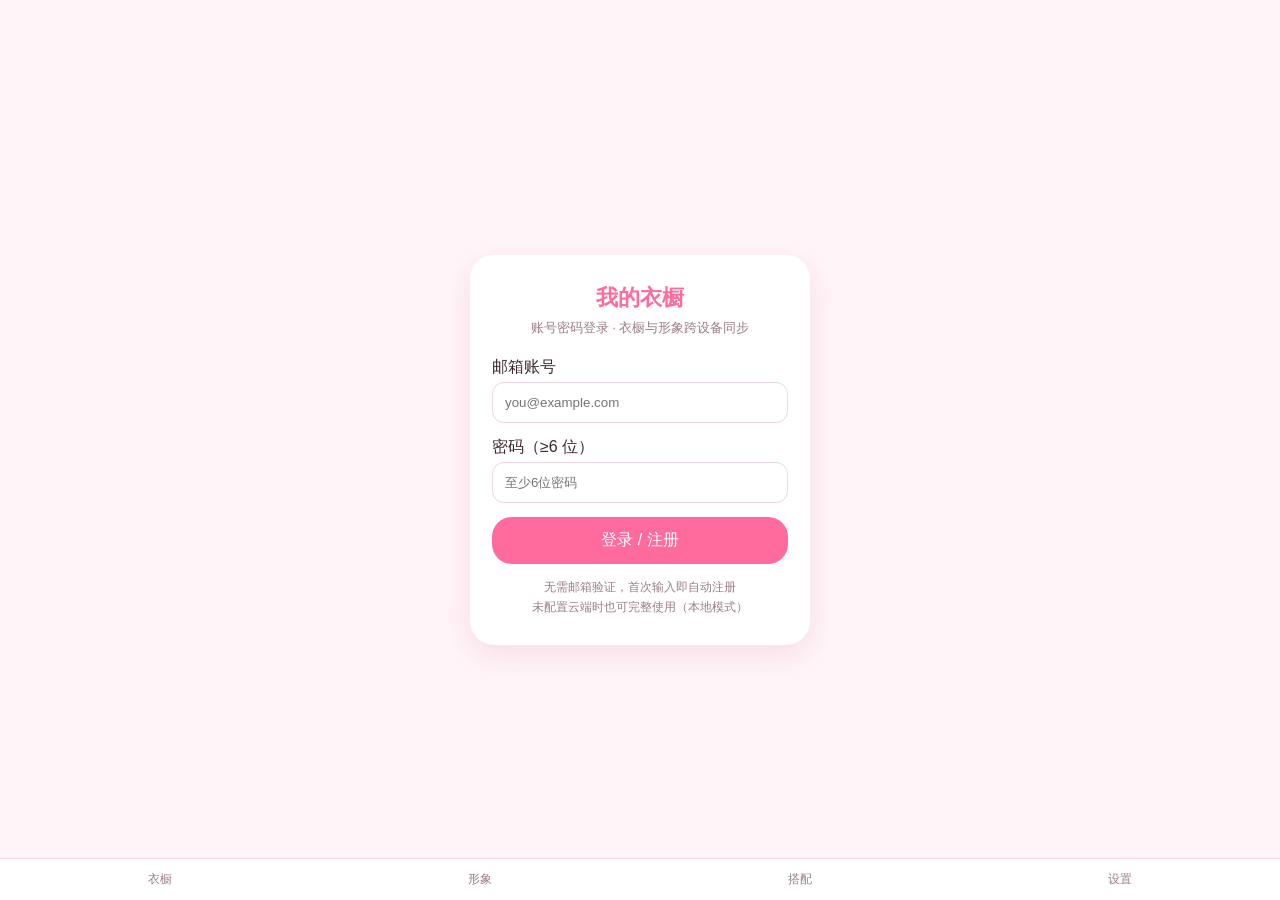
<file: 我的衣橱_v2_final.html>
<!DOCTYPE html>
<html lang="zh-CN">
<head>
<meta charset="UTF-8">
<meta name="viewport" content="width=device-width,initial-scale=1,maximum-scale=1">
<meta name="version" content="mywardrobe-v2-20260908.1">
<title>我的衣橱</title>
<style>
:root{--p:#ff6b9d;--pl:#ffd3e0;--bg:#fff5f8;--line:#f0d7e1;--ink:#3b2730;--muted:#9a7d87}
*{box-sizing:border-box}
body{margin:0;font-family:-apple-system,BlinkMacSystemFont,"PingFang SC","Microsoft YaHei",sans-serif;background:var(--bg);color:var(--ink)}
button{font:inherit}
.page{display:none;padding:16px 16px 104px}
.page.active{display:block}
.toast{position:fixed;left:50%;bottom:92px;transform:translateX(-50%);background:#3b2730;color:#fff;padding:10px 16px;border-radius:20px;font-size:14px;opacity:0;transition:.2s;z-index:99;max-width:88%;text-align:center}
.toast.show{opacity:1}
.toast-error{background:#c0392b}
.toast-success{background:#27ae60}
#page-login{min-height:100vh;display:none;place-items:center;padding:24px}
#page-login.active{display:grid}
.login{max-width:340px;width:100%;background:#fff;border-radius:24px;padding:28px 22px;box-shadow:0 10px 30px #e9b8c966}
.login h1{font-size:22px;color:var(--p);text-align:center;margin:0 0 6px}
.login .sub{font-size:13px;color:var(--muted);text-align:center;margin-bottom:20px}
.field{display:block;margin-bottom:14px}
.field label{font-size:13px;color:var(--muted)}
.field input{width:100%;border:1px solid var(--line);border-radius:12px;padding:12px;margin-top:4px;background:#fff}
.btn{width:100%;border:0;border-radius:20px;padding:13px;background:var(--p);color:#fff;font-size:16px;cursor:pointer}
.btn:disabled{opacity:.6}
.btn-sm{border:1px solid var(--p);background:none;color:var(--p);border-radius:14px;padding:6px 12px;cursor:pointer;font-size:13px}
.btn-ghost{border:1px solid var(--line);background:#fff;color:var(--ink);border-radius:14px;padding:6px 12px;cursor:pointer;font-size:13px}
.hint{font-size:12px;color:var(--muted);text-align:center;margin-top:14px;line-height:1.6}
.nav{position:fixed;bottom:0;left:0;right:0;display:flex;background:#fff;border-top:1px solid var(--line)}
.nav button{flex:1;border:0;background:none;padding:12px 0;color:var(--muted);font-size:12px}
.nav button.active{color:var(--p);font-weight:700}
.top{display:flex;align-items:center;gap:10px;margin-bottom:14px;flex-wrap:wrap}
.top h2{font-size:18px;margin:0;flex:1}
.chips{display:flex;gap:8px;flex-wrap:wrap;margin:12px 0}
.chip{border:1px solid var(--line);border-radius:16px;padding:7px 12px;background:#fff;color:#7a5c66;cursor:pointer;font-size:13px}
.chip.active{background:var(--p);border-color:var(--p);color:#fff}
.grid{display:grid;grid-template-columns:repeat(2,1fr);gap:12px}
.item{position:relative;background:#fff;border:1px solid var(--line);border-radius:14px;overflow:hidden;margin:0}
.item img{width:100%;aspect-ratio:1/1;object-fit:cover;display:block;background:#f7e9ef}
.item figcaption{padding:8px;font-size:13px;word-break:break-all}
.item-del{position:absolute;top:6px;right:6px;border:0;background:#c0392b;color:#fff;border-radius:50%;width:24px;height:24px;line-height:22px;cursor:pointer}
.empty{color:var(--muted);text-align:center;padding:40px 0;font-size:14px}
.upload{background:#fff;border:1px solid var(--line);border-radius:16px;padding:14px;margin-bottom:16px}
.upload input,.upload select,.upload textarea{width:100%;margin:8px 0;padding:10px;border:1px solid var(--line);border-radius:10px;font:inherit}
.upload-row{display:flex;gap:8px;align-items:center;flex-wrap:wrap}
.upload-row>*{flex:1;min-width:120px}
.sidebar{width:96px;flex:none;display:flex;flex-direction:column;gap:8px}
.sidebar .chip{width:100%;text-align:center;padding:9px 4px;font-size:12px}
.layout{display:flex;gap:12px;align-items:flex-start}
.avatar{width:120px;height:120px;border-radius:16px;object-fit:cover;background:#f3dce5;display:block;margin:0 auto 12px}
.card{background:#fff;border:1px solid var(--line);border-radius:16px;padding:14px;margin-bottom:12px}
.card ul{margin:0;padding-left:0;list-style:none}
.card li{margin:8px 0;display:flex;flex-wrap:wrap;gap:8px;align-items:center;justify-content:space-between}
.card li span{color:var(--muted);font-size:12px}
.sync{font-size:12px;color:var(--muted);text-align:center;margin-top:8px}
.advisor{border:1px solid var(--line);border-radius:16px;padding:12px;background:#fff;max-height:220px;overflow:auto}
.advisor p{font-size:14px;margin:8px 0;line-height:1.5}
.advisor input{width:100%;padding:10px;border:1px solid var(--line);border-radius:12px;margin-top:8px}
.tryon{border:1px solid var(--line);border-radius:16px;padding:14px;background:#fff;margin-top:12px}
.tryon .row{display:flex;gap:8px;flex-wrap:wrap;align-items:center}
.avatar-thumb{position:relative;width:80px;height:80px;border-radius:12px;object-fit:cover;cursor:pointer;border:2px solid transparent}
.avatar-thumb.active{border-color:var(--p)}
.avatar-thumb .star{position:absolute;top:2px;right:2px;background:var(--p);color:#fff;border-radius:50%;width:16px;height:16px;font-size:11px;line-height:12px;text-align:center}
.form-row{display:flex;gap:8px;flex-wrap:wrap;align-items:center;margin:6px 0}
.form-row label{width:64px;color:var(--muted);font-size:13px;flex:none}
.form-row input{flex:1;min-width:80px;padding:8px;border:1px solid var(--line);border-radius:10px}
.section-title{font-size:15px;font-weight:700;margin:14px 0 8px;color:var(--ink)}
.muted{color:var(--muted);font-size:12px}
.tag{border:1px solid var(--line);border-radius:10px;padding:3px 8px;font-size:12px;background:#fff;color:var(--muted);cursor:pointer}
.tag.active{background:var(--p);color:#fff;border-color:var(--p)}
.result-box{background:#f7e9ef;border-radius:14px;padding:12px;text-align:center;min-height:120px;display:flex;align-items:center;justify-content:center;flex-wrap:wrap;gap:8px}
.result-box img{max-height:180px;max-width:45%;object-fit:contain;border-radius:10px;background:#fff}
.trend{border-left:4px solid var(--p);padding:8px 12px;margin:8px 0;background:#fff;border-radius:0 10px 10px 0}
.trend b{font-size:13px}
.trend small{color:var(--muted);display:block;margin-top:4px;line-height:1.4}
.modal{position:fixed;inset:0;background:rgba(0,0,0,.5);display:none;place-items:center;z-index:80;padding:16px}
.modal.show{display:grid}
.modal .box{background:#fff;border-radius:18px;padding:20px;max-width:340px;width:100%;max-height:80vh;overflow:auto}
.modal h3{margin:0 0 12px;font-size:17px;color:var(--p)}
.kv{display:flex;justify-content:space-between;padding:6px 0;border-bottom:1px dashed var(--line);font-size:13px}
</style>
</head>
<body>
<div id="toast" class="toast"></div>

<!-- ============ 登录页 ============ -->
<section id="page-login" class="page" data-page="login">
  <div class="login">
    <h1 id="login-title">我的衣橱</h1>
    <div class="sub">账号密码登录 · 衣橱与形象跨设备同步</div>
    <label class="field">邮箱账号<input id="login-email" type="email" placeholder="you@example.com"></label>
    <label class="field">密码（≥6 位）<input id="login-pwd" type="password" placeholder="至少6位密码"></label>
    <button id="login-btn" class="btn" type="button">登录 / 注册</button>
    <div class="hint" id="login-hint">无需邮箱验证，首次输入即自动注册<br>未配置云端时也可完整使用（本地模式）</div>
  </div>
</section>

<!-- ============ 衣橱（素材库） ============ -->
<section id="closet" class="page" data-page="closet">
  <div class="top">
    <h2 id="closet-title">我的衣橱</h2>
    <button class="btn-sm" id="loc-manage">位置管理</button>
  </div>
  <!-- 上传区：支持多张，名称/品类/位置均非必填 -->
  <div class="upload">
    <input id="upload-file" type="file" accept="image/*" multiple>
    <div class="upload-row">
      <input id="upload-name" type="text" placeholder="产品名称（可不填，可重名）">
      <select id="upload-category"></select>
    </div>
    <div class="upload-row">
      <select id="upload-location"></select>
      <button id="upload-submit" class="btn" type="button">＋ 上传素材</button>
    </div>
    <div class="hint">可一次选多张；名称/品类/位置均可不填，之后随时改</div>
  </div>
  <div class="layout">
    <div class="sidebar" id="category-list"></div>
    <div style="flex:1;min-width:0">
      <div class="chips" id="location-chips"></div>
      <div id="item-grid" class="grid"></div>
    </div>
  </div>
</section>

<!-- ============ 形象 ============ -->
<section id="avatar" class="page" data-page="avatar">
  <div class="top"><h2>我的形象</h2></div>
  <div class="card">
    <div class="hint">可上传多张形象照，点 ★ 设为主形象</div>
    <input id="avatar-input" type="file" accept="image/*" multiple>
    <div class="chips" id="avatar-list" style="margin-top:10px"></div>
  </div>
  <div class="section-title">真人参数（影响试穿效果）</div>
  <div class="card" id="param-card"></div>
  <div class="top" style="margin-top:8px">
    <h2>AI 试穿</h2>
    <button class="btn-sm" id="tryon-run">试穿整套</button>
  </div>
  <div class="tryon">
    <div class="row"><b>主形象：</b><span id="tryon-avatar-name" class="muted">尚未选择</span></div>
    <div class="row" style="margin-top:8px"><b>搭配单品（可勾选多件）：</b></div>
    <div class="chips" id="tryon-items"></div>
    <div class="result-box" id="tryon-result"><span class="muted">选好主形象 + 勾选单品后，点「试穿整套」</span></div>
    <button id="save-plan" class="btn" type="button" style="margin-top:12px">★ 保存当前为搭配方案</button>
  </div>
</section>

<!-- ============ 搭配 ============ -->
<section id="plans" class="page" data-page="plans">
  <div class="top"><h2>搭配方案</h2></div>
  <ul id="plan-list" class="card"></ul>
  <div class="section-title">专业搭配师 · 今日时尚前线</div>
  <div class="card" id="trend-list"></div>
  <div class="section-title">搭配模板库</div>
  <ul id="template-list" class="card"></ul>
  <div class="section-title">搭配顾问（可互动）</div>
  <div class="advisor" id="advisor-log"></div>
  <div class="advisor"><input id="advisor-input" placeholder="例如：梨形身材通勤怎么搭？"><button id="advisor-send" class="btn" type="button">发送</button></div>
</section>

<!-- ============ 设置 ============ -->
<section id="settings" class="page" data-page="settings">
  <div class="top"><h2>设置</h2></div>
  <div class="card">
    <p>账号：<b id="account-name">未登录</b></p>
    <button id="btn-logout" class="btn" type="button">退出登录</button>
  </div>
  <div class="card">
    <div class="section-title">软件名称（自定义）</div>
    <input id="cfg-appname" placeholder="例如：我的衣橱" style="width:100%;padding:10px;border:1px solid var(--line);border-radius:10px">
    <button id="cfg-appname-save" class="btn" type="button" style="margin-top:8px">保存名称</button>
  </div>
  <div class="card">
    <h3>修改密码</h3>
    <input id="pwd-old" type="password" placeholder="原密码" style="width:100%;padding:10px;margin:6px 0;border:1px solid var(--line);border-radius:10px">
    <input id="pwd-new" type="password" placeholder="新密码（≥6位）" style="width:100%;padding:10px;margin:6px 0;border:1px solid var(--line);border-radius:10px">
    <button id="pwd-change" class="btn" type="button">更新密码</button>
  </div>
  <div class="card">
    <h3>模板变更</h3>
    <div id="template-toggle" class="muted">加载中…</div>
    <div class="hint">关闭后对应模板不会出现在搭配页</div>
  </div>
  <div class="card">
    <h3>云端同步（可选）</h3>
    <input id="cfg-url" placeholder="Supabase URL（留空即为本地模式）" style="width:100%;padding:10px;margin:6px 0;border:1px solid var(--line);border-radius:10px">
    <input id="cfg-key" placeholder="anon public key" style="width:100%;padding:10px;margin:6px 0;border:1px solid var(--line);border-radius:10px">
    <button id="cfg-save" class="btn" type="button">保存配置</button>
    <div id="sync-status" class="sync">检测中…</div>
    <button id="sync-now" class="btn" type="button">立即同步</button>
    <div class="hint">留空即为本地模式。填写后同一账号可在手机与电脑同步。</div>
  </div>
  <div class="card">
    <h3>混元 API（可选，用于真人AI试穿）</h3>
    <input id="cfg-hunyuan-key" placeholder="API Key（留空则使用本地拼贴兜底）" style="width:100%;padding:10px;margin:6px 0;border:1px solid var(--line);border-radius:10px">
    <button id="cfg-hunyuan-save" class="btn" type="button">保存 Key</button>
    <div class="hint">未填写时 AI 试穿会用"形象+单品拼贴"模拟，不报错。</div>
  </div>
</section>

<nav class="nav">
  <button data-page="closet" class="active">衣橱</button>
  <button data-page="avatar">形象</button>
  <button data-page="plans">搭配</button>
  <button data-page="settings">设置</button>
</nav>

<!-- 位置管理弹窗 -->
<div class="modal" id="loc-modal">
  <div class="box">
    <h3>储存位置</h3>
    <div id="loc-modal-list" class="muted">加载中…</div>
    <div class="upload-row" style="margin-top:12px">
      <input id="loc-new-name" placeholder="新增位置，如：出租屋">
      <button class="btn" id="loc-new-add" style="flex:none;width:auto;padding:10px 16px">添加</button>
    </div>
    <button class="btn-ghost" id="loc-modal-close" style="width:100%;margin-top:12px">关闭</button>
  </div>
</div>

<!-- 品类重命名弹窗 -->
<div class="modal" id="cat-modal">
  <div class="box">
    <h3>品类名称</h3>
    <input id="cat-rename-input" style="width:100%;padding:10px;border:1px solid var(--line);border-radius:10px">
    <div class="upload-row" style="margin-top:12px">
      <button class="btn" id="cat-rename-ok" style="flex:1">保存</button>
      <button class="btn-ghost" id="cat-rename-del" style="flex:1">删除该品类</button>
    </div>
    <button class="btn-ghost" id="cat-modal-close" style="width:100%;margin-top:8px">取消</button>
  </div>
</div>

<script>
window.CONFIG = {
  SUPABASE_URL:      (window.__cfg && window.__cfg.SUPABASE_URL)      || '',
  SUPABASE_ANON_KEY: (window.__cfg && window.__cfg.SUPABASE_ANON_KEY) || '',
  HUNYUAN_KEY:       (window.__cfg && window.__cfg.HUNYUAN_KEY)       || ''
};
</script>

<!-- ===== 数据层 ===== -->
<script>
/* 我的衣橱 v2 - 数据层（兼容 vFinal，扩展多形象照 + 真人参数） */
window.WardrobeStore = (function () {
  'use strict';
  var VERSION = '20260908.2';
  var LS = window.localStorage;
  var DB_NAME = 'mywardrobe_v2';
  var DB_VER = 1;
  var STORE = 'binaries';
  var META = 'wardrobe_meta_v2';
  var ACCOUNTS = 'wardrobe_accounts_v2';
  var SESSION = 'wardrobe_session_v2';

  function uid() { return 'id_' + Date.now().toString(36) + '_' + Math.random().toString(36).slice(2, 8); }
  function norm(s) { return String(s || '').trim().toLowerCase(); }
  function sha256(t) {
    return crypto.subtle.digest('SHA-256', new TextEncoder().encode(t)).then(function (h) {
      return Array.prototype.map.call(new Uint8Array(h), function (x) { return x.toString(16).padStart(2, '0'); }).join('');
    });
  }
  function fileToDataURL(f) {
    return new Promise(function (res, rej) {
      var r = new FileReader();
      r.onload = function () { res(r.result); };
      r.onerror = function () { rej(r.error); };
      r.readAsDataURL(f);
    });
  }
  function defaultParams() {
    return { height: 165, weight: 55, bust: 86, waist: 68, hip: 92, leg: 78, shoulder: 38, skin: '自然肤色' };
  }
  function defaultState() {
    return {
      accounts: {},
      categories: [
        { id: uid(), name: '上装' }, { id: uid(), name: '下装' }, { id: uid(), name: '连衣裙' },
        { id: uid(), name: '外套' }, { id: uid(), name: '鞋包' }, { id: uid(), name: '配饰' }, { id: uid(), name: '未分类' }
      ],
      locations: [{ id: uid(), name: '默认衣橱' }],
      activeLocationId: null,
      items: [],
      plans: [],
      templates: [],
      templateEnabled: {},
      avatars: [],        // v2: 多张形象照 [{id, name, imageRef, primary, createdAt}]
      params: defaultParams(), // v2: 真人参数
      avatar: null,       // 兼容旧版：主形象引用 {imageRef}
      session: null,
      version: VERSION
    };
  }

  var store = {
    state: defaultState(),
    runtime: { configured: false, connection: 'offline', lastSync: null, lastError: null, version: VERSION },
    listeners: []
  };
  function notify() { store.listeners.slice().forEach(function (fn) { try { fn(store.state); } catch (e) { console.error(e); } }); }
  store.subscribe = function (fn) { store.listeners.push(fn); };

  function openDB() {
    return new Promise(function (res, rej) {
      var r = indexedDB.open(DB_NAME, DB_VER);
      r.onupgradeneeded = function () { if (!r.result.objectStoreNames.contains(STORE)) r.result.createObjectStore(STORE); };
      r.onsuccess = function () { res(r.result); };
      r.onerror = function () { rej(r.error); };
    });
  }
  function tx(storeName, mode, fn) {
    return openDB().then(function (db) {
      return new Promise(function (res, rej) {
        var t = db.transaction(storeName, mode);
        var req = fn(t.objectStore(storeName));
        t.oncomplete = function () { res(req && req.result !== undefined ? req.result : undefined); };
        t.onerror = function () { rej(t.error); };
      });
    });
  }
  store.image = {
    put: function (key, value) { return tx(STORE, 'readwrite', function (s) { return s.put(value, key); }); },
    get: function (key) { return tx(STORE, 'readonly', function (s) { return s.get(key); }).then(function (v) { return v || null; }, function () { return null; }); },
    delete: function (key) { return tx(STORE, 'readwrite', function (s) { return s.delete(key); }).then(function () {}, function () {}); }
  };

  function persist() {
    try {
      var meta = {
        categories: store.state.categories,
        locations: store.state.locations,
        activeLocationId: store.state.activeLocationId,
        items: store.state.items.map(function (it) { var o = {}; for (var k in it) if (k !== 'imageData') o[k] = it[k]; return o; }),
        plans: store.state.plans,
        templates: store.state.templates,
        templateEnabled: store.state.templateEnabled || {},
        avatars: store.state.avatars.map(function (a) { return { id: a.id, name: a.name, imageRef: a.imageRef, primary: a.primary, createdAt: a.createdAt }; }),
        params: store.state.params || defaultParams(),
        version: VERSION
      };
      LS.setItem(META, JSON.stringify(meta));
    } catch (e) { console.warn('persist meta', e); }
    return Promise.resolve();
  }
  function loadMeta() {
    try {
      var s = LS.getItem(META);
      if (!s) return;
      var j = JSON.parse(s);
      store.state.categories = j.categories || defaultState().categories;
      store.state.locations = j.locations || [{ id: uid(), name: '默认衣橱' }];
      store.state.activeLocationId = j.activeLocationId || store.state.locations[0].id;
      store.state.items = j.items || [];
      store.state.plans = j.plans || [];
      store.state.templates = j.templates || [];
      store.state.templateEnabled = j.templateEnabled || {};
      store.state.avatars = (j.avatars || []).map(function (a) { return { id: a.id, name: a.name || '形象', imageRef: a.imageRef, primary: !!a.primary, createdAt: a.createdAt || Date.now() }; });
      // 兼容旧版单形象照
      if (!store.state.avatars.length && j.avatar && j.avatar.imageRef) {
        store.state.avatars = [{ id: uid(), name: '主形象', imageRef: j.avatar.imageRef, primary: true, createdAt: Date.now() }];
      }
      store.state.params = j.params && typeof j.params === 'object' ? Object.assign(defaultParams(), j.params) : defaultParams();
      store.state.version = VERSION;
    } catch (e) { console.warn(e); }
  }
  function persistAccounts() { try { LS.setItem(ACCOUNTS, JSON.stringify(store.state.accounts || {})); } catch (e) {} }
  function loadAccounts() { try { store.state.accounts = JSON.parse(LS.getItem(ACCOUNTS) || '{}') || {}; } catch (e) { store.state.accounts = {}; } }
  function persistSession() { try { LS.setItem(SESSION, JSON.stringify(store.state.session || null)); } catch (e) {} }
  function loadSession() { try { store.state.session = JSON.parse(LS.getItem(SESSION) || 'null'); } catch (e) { store.state.session = null; } }

  store.auth = {
    registerOrLogin: function (email, password) {
      var e = norm(email);
      if (!e || e.indexOf('@') < 0) throw new Error('请输入有效邮箱');
      if (!password || password.length < 6) throw new Error('密码至少6位');
      loadAccounts();
      var acc = store.state.accounts[e];
      return sha256(password).then(function (hash) {
        if (!acc) { store.state.accounts[e] = { passwordHash: hash, ownerId: uid(), createdAt: Date.now() }; persistAccounts(); acc = store.state.accounts[e]; }
        else if (acc.passwordHash !== hash) throw new Error('密码错误，请重试');
        store.state.session = { email: e, ownerId: acc.ownerId, loginAt: Date.now() };
        persistSession();
        return store.state.session;
      });
    },
    changePassword: function (oldPwd, newPwd) {
      var s = store.state.session;
      if (!s) throw new Error('请先登录');
      if (!newPwd || newPwd.length < 6) throw new Error('新密码至少6位');
      var acc = store.state.accounts[s.email];
      return sha256(oldPwd).then(function (h) {
        if (!acc || acc.passwordHash !== h) throw new Error('原密码错误');
        return sha256(newPwd).then(function (nh) { acc.passwordHash = nh; persistAccounts(); });
      });
    },
    logout: function () { store.state.session = null; persistSession(); },
    restoreSession: function () { loadAccounts(); loadSession(); return Promise.resolve(store.state.session || null); }
  };

  function ensureDefaults() {
    if (!Array.isArray(store.state.categories)) store.state.categories = defaultState().categories;
    if (!Array.isArray(store.state.locations) || !store.state.locations.length) store.state.locations = [{ id: uid(), name: '默认衣橱' }];
    if (!Array.isArray(store.state.items)) store.state.items = [];
    if (!Array.isArray(store.state.plans)) store.state.plans = [];
    if (!Array.isArray(store.state.avatars)) store.state.avatars = [];
    if (!store.state.params || typeof store.state.params !== 'object') store.state.params = defaultParams();
    if (!store.state.activeLocationId || !store.state.locations.some(function (l) { return l.id === store.state.activeLocationId; }))
      store.state.activeLocationId = store.state.locations[0].id;
  }
  function activeLocationId() { return store.state.activeLocationId; }

  store.locations = {
    list: function () { return store.state.locations; },
    active: function () { return activeLocationId(); },
    add: function (name) {
      var n = String(name || '').trim() || '新位置';
      store.state.locations.push({ id: uid(), name: n });
      return persist().then(notify);
    },
    rename: function (id, name) {
      var l = store.state.locations.find(function (x) { return x.id === id; });
      if (l) l.name = String(name || '').trim() || l.name;
      return persist().then(notify);
    },
    remove: function (id) {
      if (store.state.locations.length <= 1) throw new Error('至少保留一个存储位置');
      var def = store.state.locations.find(function (x) { return x.id !== id; });
      store.state.items.forEach(function (it) { if (it.locationId === id) it.locationId = def.id; });
      store.state.locations = store.state.locations.filter(function (x) { return x.id !== id; });
      if (store.state.activeLocationId === id) store.state.activeLocationId = def.id;
      return persist().then(notify);
    },
    setActive: function (id) {
      if (store.state.locations.some(function (x) { return x.id === id; })) { store.state.activeLocationId = id; return persist().then(notify); }
    }
  };

  store.categories = {
    list: function () { return store.state.categories; },
    add: function (name) { store.state.categories.push({ id: uid(), name: String(name || '').trim() || '新品类' }); return persist().then(notify); },
    rename: function (id, name) { var c = store.state.categories.find(function (x) { return x.id === id; }); if (c) c.name = String(name || '').trim() || c.name; return persist().then(notify); },
    remove: function (id) {
      store.state.categories = store.state.categories.filter(function (x) { return x.id !== id; });
      store.state.items = store.state.items.filter(function (x) { return x.categoryId !== id; });
      return persist().then(notify);
    }
  };

  store.items = {
    filtered: function () { var lid = activeLocationId(); return store.state.items.filter(function (x) { return x.locationId === lid; }); },
    add: function (opts) {
      opts = opts || {};
      var cat = opts.categoryId || null; // 允许为空（未分类）
      var imageRef = uid();
      var name = (opts.name && String(opts.name).trim()) || '未命名';
      var item = { id: uid(), name: name, categoryId: cat, locationId: opts.locationId || activeLocationId(), imageRef: imageRef, createdAt: Date.now() };
      store.state.items.push(item);
      var p = Promise.resolve();
      if (opts.file) p = fileToDataURL(opts.file).then(function (data) { return store.image.put(imageRef, data); });
      return p.then(function () { persist(); notify(); return item; });
    },
    rename: function (id, name) { var it = store.state.items.find(function (x) { return x.id === id; }); if (it) it.name = String(name || '').trim() || it.name; return persist().then(notify); },
    remove: function (id) {
      var it = store.state.items.find(function (x) { return x.id === id; });
      if (!it) return Promise.resolve();
      store.state.items = store.state.items.filter(function (x) { return x.id !== id; });
      return store.image.delete(it.imageRef).then(function () { persist(); notify(); });
    },
    resolve: function (imageRef) { if (!imageRef) return Promise.resolve(null); return store.image.get(imageRef); }
  };

  store.plans = {
    list: function () { return store.state.plans; },
    save: function (plan) {
      if (!plan || !Array.isArray(plan.itemIds)) throw new Error('搭配方案必须包含单品');
      var now = Date.now();
      var existing = store.state.plans.find(function (x) { return x.id === plan.id; });
      if (existing) Object.assign(existing, plan, { updatedAt: now });
      else store.state.plans.push({ id: uid(), name: plan.name || '我的搭配', itemIds: plan.itemIds.slice(), coverRef: plan.coverRef || null, avatarRef: plan.avatarRef || null, notes: plan.notes || '', createdAt: now, updatedAt: now });
      return persist().then(notify);
    },
    remove: function (id) { store.state.plans = store.state.plans.filter(function (x) { return x.id !== id; }); return persist().then(notify); }
  };

  // v2: 多张形象照管理
  store.avatars = {
    list: function () { return store.state.avatars; },
    primary: function () { return store.state.avatars.find(function (a) { return a.primary; }) || store.state.avatars[0] || null; },
    add: function (file, name) {
      var imageRef = uid();
      var isFirst = !store.state.avatars.length;
      var self = this;
      return fileToDataURL(file).then(function (data) {
        return store.image.put(imageRef, data).then(function () {
          var av = { id: uid(), name: name || ('形象' + (store.state.avatars.length + 1)), imageRef: imageRef, primary: isFirst, createdAt: Date.now() };
          store.state.avatars.push(av);
          if (isFirst) store.state.avatar = { imageRef: imageRef }; // 兼容旧版
          persist(); notify();
          return av;
        }, function () { // IndexedDB 失败仍用 dataURL 兜底
          var av = { id: uid(), name: name || '形象', imageRef: imageRef, primary: isFirst, createdAt: Date.now(), _dataURL: data };
          store.state.avatars.push(av);
          persist(); notify();
          return av;
        });
      });
    },
    remove: function (id) {
      var av = store.state.avatars.find(function (x) { return x.id === id; });
      if (!av) return Promise.resolve();
      store.state.avatars = store.state.avatars.filter(function (x) { return x.id !== id; });
      return store.image.delete(av.imageRef).then(function () { persist(); notify(); }, function () { persist(); notify(); });
    },
    setPrimary: function (id) {
      store.state.avatars.forEach(function (a) { a.primary = (a.id === id); });
      var p = store.state.avatars.find(function (a) { return a.id === id; });
      if (p) store.state.avatar = { imageRef: p.imageRef };
      return persist().then(notify);
    },
    resolve: function (av) {
      if (!av) return Promise.resolve(null);
      return store.image.get(av.imageRef).then(function (v) {
        if (v) return v;
        if (av._dataURL) return av._dataURL;
        try { var d = LS.getItem('wardrobe_avatar_fallback_' + av.imageRef); if (d) return d; } catch (e) {}
        return null;
      }, function () {
        if (av._dataURL) return av._dataURL;
        return null;
      });
    }
  };

  store.params = {
    get: function () { return store.state.params; },
    set: function (patch) {
      store.state.params = Object.assign({}, defaultParams(), store.state.params || {}, patch || {});
      return persist().then(notify);
    }
  };

  store.persist = persist;
  store.ensureDefaults = ensureDefaults;

  store.cloud = {
    configure: function (cfg) {
      var url = cfg && cfg.url ? String(cfg.url).trim() : '';
      var key = cfg && cfg.key ? String(cfg.key).trim() : '';
      store.runtime.configured = !!(url && key && url.indexOf('YOUR_') < 0 && key.length > 20);
      store.runtime.connection = store.runtime.configured ? 'configured' : 'offline';
      notify();
    },
    sync: function () {
      store.runtime.lastError = null;
      if (!store.runtime.configured) { store.runtime.connection = 'offline'; return Promise.resolve({ ok: false, reason: '未配置云端，当前为本地模式' }); }
      return Promise.resolve().then(function () {
        store.runtime.lastSync = Date.now();
        store.runtime.connection = 'synced';
        notify();
        return { ok: true };
      }).catch(function (e) {
        store.runtime.lastError = e && e.message ? e.message : String(e);
        store.runtime.connection = 'error';
        notify();
        return { ok: false, reason: store.runtime.lastError };
      });
    }
  };

  store.init = function (cfg) {
    store.cloud.configure(cfg || {});
    function safe(fn) { try { fn && fn(); } catch (e) { console.warn('[store.init]', e && e.message); } }
    return Promise.resolve().then(function () {
      safe(loadMeta);
      return store.auth.restoreSession();
    }).then(function () {
      safe(ensureDefaults);
      safe(persist);
    }).then(function () { try { notify(); } catch (e) {} }, function (e) {
      console.warn('[store.init] 异常已兜底，继续启动:', e && e.message);
      safe(ensureDefaults); safe(persist); try { notify(); } catch (e) {}
    });
  };

  return store;
})();

</script>
<!-- ===== UI 层 ===== -->
<script>
/* 我的衣橱 v2 - UI 与交互 */
(function () {
  'use strict';
  var store = window.WardrobeStore;
  var LS = window.localStorage;
  var toastTimer = null;
  var renameCatId = null; // 当前重命名品类id

  function $(sel) { return document.querySelector(sel); }
  function $$(sel) { return document.querySelectorAll(sel); }
  function el(id) { return document.getElementById(id); }
  function escapeHTML(s) { return String(s == null ? '' : s).replace(/[&<>"']/g, function (c) { return ({ '&': '&amp;', '<': '&lt;', '>': '&gt;', '"': '&quot;', "'": '&#39;' }[c]); }); }
  function toast(msg, type) {
    console.log('[wardrobe]', type || 'info', msg);
    var t = el('toast');
    if (!t) return;
    if (toastTimer) clearTimeout(toastTimer);
    t.textContent = msg;
    t.className = 'toast' + (type ? ' toast-' + type : '');
    t.classList.add('show');
    toastTimer = setTimeout(function () { t.classList.remove('show'); }, 3500);
  }
  function showPage(name) {
    $$('.page').forEach(function (p) { p.classList.toggle('active', p.dataset.page === name); });
    $$('.nav button').forEach(function (b) { b.classList.toggle('active', b.dataset.page === name); });
    if (name === 'avatar') renderAvatars();
    if (name === 'plans') { renderPlans(); renderTemplates(); renderTrends(); }
  }

  /* ============ 通用图片渲染（dataURL 直接赋值，杜绝预览失败） ============ */
  function setImgSrc(img, data) {
    if (!img) return;
    if (data && typeof data === 'string' && data.indexOf('data:') === 0) { img.src = data; return true; }
    if (data && typeof data !== 'string') { try { img.src = URL.createObjectURL(data); return true; } catch (e) {} }
    return false;
  }

  /* ============ 衣橱 ============ */
  function renderLocations() {
    var wrap = el('location-chips');
    if (!wrap) return;
    var locs = store.state.locations;
    var active = store.state.activeLocationId;
    wrap.innerHTML = locs.map(function (l) {
      return '<button class="chip' + (l.id === active ? ' active' : '') + '" data-id="' + l.id + '">' + escapeHTML(l.name) + '</button>';
    }).join('');
    Array.prototype.forEach.call(wrap.querySelectorAll('.chip'), function (b) {
      b.onclick = function () { store.locations.setActive(b.dataset.id).then(renderAll); };
    });
  }
  function renderCategories() {
    var wrap = el('category-list');
    if (!wrap) return;
    // 侧栏：全部 + 各品类；双击品类 → 重命名/删除
    var html = '<button class="chip cat-all" data-id="">全部</button>';
    html += store.state.categories.map(function (c) {
      return '<button class="chip cat-item" data-id="' + c.id + '" title="双击重命名">【】' + escapeHTML(c.name) + '</button>';
    }).join('');
    // 用 data 属性替代，简化：直接拼 data-id
    html = '<button class="chip cat-all" data-id="">全部</button>' + store.state.categories.map(function (c) {
      return '<button class="chip cat-item" data-id="' + c.id + '" title="双击重命名">' + escapeHTML(c.name) + '</button>';
    }).join('');
    wrap.innerHTML = html;
    var all = wrap.querySelector('.cat-all');
    if (all) all.onclick = function () { store.state._filterCat = null; renderItems(); };
    Array.prototype.forEach.call(wrap.querySelectorAll('.cat-item'), function (b) {
      b.onclick = function () { store.state._filterCat = b.dataset.id; renderItems(); };
      b.ondblclick = function () { openCatModal(b.dataset.id); };
    });
  }
  function renderItems() {
    var grid = el('item-grid');
    if (!grid) return;
    var items = store.items.filtered();
    var fid = store.state._filterCat;
    if (fid) items = items.filter(function (x) { return x.categoryId === fid; });
    if (!items.length) { grid.innerHTML = '<div class="empty">当前位置还没有素材，点上方上传</div>'; return; }
    grid.innerHTML = items.map(function (it) {
      return '<figure class="item" data-id="' + it.id + '"><img data-ref="' + (it.imageRef || '') + '" alt="' + escapeHTML(it.name) + '"><figcaption>' + escapeHTML(it.name) + '</figcaption><button class="item-del" data-id="' + it.id + '" title="删除">×</button></figure>';
    }).join('');
    // 渲染图片：优先 IndexedDB，失败用 dataURL 兜底（确保电脑预览必定显示）
    Array.prototype.forEach.call(grid.querySelectorAll('img[data-ref]'), function (im) {
      var ref = im.dataset.ref;
      if (!ref) { im.alt = '暂无图片'; return; }
      store.image.get(ref).then(function (data) {
        if (setImgSrc(im, data)) return;
        // 兜底：尝试从 item 内联（如有）
        im.alt = '图片加载中…';
      });
    });
    Array.prototype.forEach.call(grid.querySelectorAll('.item-del'), function (b) {
      b.onclick = function (e) { e.stopPropagation(); if (confirm('确定删除该素材？')) store.items.remove(b.dataset.id).then(renderAll); };
    });
    // 双击名称重命名
    Array.prototype.forEach.call(grid.querySelectorAll('figcaption'), function (cap) {
      cap.ondblclick = function () {
        var fig = cap.closest('.item'); if (!fig) return;
        var id = fig.dataset.id;
        var it = store.state.items.find(function (x) { return x.id === id; });
        if (!it) return;
        var n = prompt('重命名素材：', it.name);
        if (n !== null) store.items.rename(id, n).then(renderItems);
      };
    });
  }
  function fillCategorySelect(sel) {
    if (!sel) return;
    var cur = sel.value;
    sel.innerHTML = '<option value="">（不分类）</option>' + store.state.categories.map(function (c) {
      return '<option value="' + c.id + '">' + escapeHTML(c.name) + '</option>';
    }).join('');
    if (cur) sel.value = cur;
  }
  function fillLocationSelect(sel) {
    if (!sel) return;
    var cur = sel.value;
    sel.innerHTML = '<option value="">（不指定位置）</option>' + store.state.locations.map(function (l) {
      return '<option value="' + l.id + '">' + escapeHTML(l.name) + '</option>';
    }).join('');
    if (cur) sel.value = cur;
    else if (store.state.activeLocationId) sel.value = store.state.activeLocationId;
  }

  /* ============ 形象照（多张）+ 真人参数 ============ */
  function renderAvatars() {
    var wrap = el('avatar-list');
    if (!wrap) return;
    var avs = store.state.avatars;
    if (!avs.length) { wrap.innerHTML = '<span class="muted">尚未上传形象照</span>'; renderParamCard(); renderTryonAvatar(); return; }
    wrap.innerHTML = avs.map(function (a) {
      return '<img class="avatar-thumb' + (a.primary ? ' active' : '') + '" data-id="' + a.id + '" src="" alt="' + escapeHTML(a.name) + '"><span class="star" data-id="' + a.id + '">' + (a.primary ? '★' : '☆') + '</span>';
    }).join('');
    // 加载缩略图
    Array.prototype.forEach.call(avs, function (a) {
      var im = wrap.querySelector('.avatar-thumb[data-id="' + a.id + '"]');
      if (!im) return;
      store.avatars.resolve(a).then(function (data) { setImgSrc(im, data); });
    });
    Array.prototype.forEach.call(wrap.querySelectorAll('.avatar-thumb'), function (b) {
      b.onclick = function () { store.avatars.setPrimary(b.dataset.id).then(renderAvatars); };
    });
    Array.prototype.forEach.call(wrap.querySelectorAll('.star'), function (b) {
      b.onclick = function (e) { e.stopPropagation(); store.avatars.setPrimary(b.dataset.id).then(renderAvatars); };
    });
    renderParamCard();
    renderTryonAvatar();
  }
  var PARAM_FIELDS = [
    { k: 'height', l: '身高cm' }, { k: 'weight', l: '体重kg' }, { k: 'bust', l: '胸围cm' },
    { k: 'waist', l: '腰围cm' }, { k: 'hip', l: '臀围cm' }, { k: 'leg', l: '腿长cm' },
    { k: 'shoulder', l: '肩宽cm' }
  ];
  function renderParamCard() {
    var card = el('param-card');
    if (!card) return;
    var p = store.state.params || {};
    var html = PARAM_FIELDS.map(function (f) {
      return '<div class="form-row"><label>' + f.l + '</label><input type="number" data-k="' + f.k + '" value="' + (p[f.k] || 0) + '" step="0.5"></div>';
    }).join('');
    html += '<div class="form-row"><label>肤色</label><input type="text" id="param-skin" value="' + escapeHTML(p.skin || '') + '" placeholder="自然肤色"></div>';
    html += '<button class="btn" id="param-save" style="margin-top:10px">保存参数</button>';
    card.innerHTML = html;
    el('param-save').onclick = function () {
      var patch = {};
      Array.prototype.forEach.call(card.querySelectorAll('input[data-k]'), function (i) { patch[i.dataset.k] = parseFloat(i.value) || 0; });
      var skin = el('param-skin'); if (skin) patch.skin = skin.value.trim();
      store.params.set(patch).then(function () { toast('参数已保存', 'success'); });
    };
  }
  function renderTryonAvatar() {
    var node = el('tryon-avatar-name');
    if (!node) return;
    var p = store.avatars.primary();
    node.textContent = p ? (p.name || '主形象') : '尚未选择';
  }

  /* ============ AI 试穿（本地拼贴兜底，无 API 不报错） ============ */
  function renderTryonItems() {
    var wrap = el('tryon-items');
    if (!wrap) return;
    var items = store.items.filtered();
    wrap.innerHTML = items.map(function (it) {
      return '<button class="tag" data-id="' + it.id + '">' + escapeHTML(it.name) + '</button>';
    }).join('');
    Array.prototype.forEach.call(wrap.querySelectorAll('.tag'), function (b) {
      b.onclick = function () { b.classList.toggle('active'); };
    });
  }
  function selectedTryonItemIds() {
    var wrap = el('tryon-items');
    if (!wrap) return [];
    return Array.prototype.map.call(wrap.querySelectorAll('.tag.active'), function (b) { return b.dataset.id; });
  }
  function runTryon() {
    var box = el('tryon-result');
    if (!box) return;
    var primary = store.avatars.primary();
    var ids = selectedTryonItemIds();
    if (!primary) return toast('请先在「我的形象」上传并点击设为主形象', 'error');
    if (!ids.length) return toast('请勾选至少一件单品', 'error');
    box.innerHTML = '<span class="muted">生成中…</span>';
    // 本地拼贴：主形象 + 各单品横向排列（无 API 时的真实可见兜底）
    var items = ids.map(function (id) { return store.state.items.find(function (x) { return x.id === id; }); }).filter(Boolean);
    var html = '<img src="" data-ref="' + primary.imageRef + '" style="max-height:180px">';
    items.forEach(function (it) { html += '<img src="" data-ref="' + it.imageRef + '" style="max-height:120px">'; });
    box.innerHTML = html;
    Array.prototype.forEach.call(box.querySelectorAll('img[data-ref]'), function (im) {
      var ref = im.dataset.ref;
      store.image.get(ref).then(function (data) { setImgSrc(im, data); });
    });
    // 若存在混元 key，可在此扩展真实 AI 调用（当前仅占位说明）
    var key = (window.CONFIG && window.CONFIG.HUNYUAN_KEY) || '';
    if (key) console.log('[试穿] 已配置混元 Key，可接入真实试穿 API');
  }

  /* ============ 搭配方案 ============ */
  function renderPlans() {
    var list = el('plan-list');
    if (!list) return;
    if (!store.state.plans.length) { list.innerHTML = '<li class="empty">暂无搭配方案，在「形象→试穿」后保存</li>'; return; }
    list.innerHTML = store.state.plans.map(function (p) {
      return '<li><b>' + escapeHTML(p.name) + '</b><span>' + (p.itemIds ? p.itemIds.length : 0) + ' 件 · ' + new Date(p.createdAt || Date.now()).toLocaleDateString() + '</span><button data-id="' + p.id + '">删除</button></li>';
    }).join('');
    Array.prototype.forEach.call(list.querySelectorAll('button[data-id]'), function (b) {
      b.onclick = function () { if (confirm('删除该搭配方案？')) store.plans.remove(b.dataset.id).then(renderPlans); };
    });
  }

  /* ============ 时尚前线（每日推送 + 互动） ============ */
  function renderTrends() {
    var box = el('trend-list');
    if (!box) return;
    var today = new Date();
    var seed = today.getMonth() * 31 + today.getDate(); // 同一天稳定
    var trends = [
      { t: '本周流行色：柔和粉棕', d: '低饱和的干枯玫瑰与摩卡棕成为本季主打，搭配米白或奶杏更显质感。' },
      { t: '趋势：松弛感剪裁', d: '阔腿裤、垂感衬衫、无结构西装回归，强调舒适与利落的平衡。' },
      { t: '穿搭思路：三色法则', d: '全身不超过三个色系，主色70%+辅助色25%+点缀色5%，视觉更显高级。' },
      { t: '单品推荐：针织开衫', d: '可作外套亦可系肩，通勤约会皆宜，是换季最百搭的投资。' }
    ];
    var pick = trends[seed % trends.length];
    var html = '<div class="trend"><b>📅 ' + today.toLocaleDateString('zh-CN', { month: 'long', day: 'numeric', weekday: 'short' }) + ' · ' + pick.t + '</b><small>' + pick.d + '</small></div>';
    html += trends.map(function (tr, i) {
      if (i === seed % trends.length) return '';
      return '<div class="trend"><b>' + tr.t + '</b><small>' + tr.d + '</small></div>';
    }).join('');
    box.innerHTML = html;
  }
  function renderTemplates() {
    var list = el('template-list');
    if (!list) return;
    var enabled = store.state.templateEnabled || {};
    var visible = store.state.templates.filter(function (t) { return enabled[t.name] !== false; });
    if (!visible.length) { list.innerHTML = '<li class="empty">暂无可用的搭配模板</li>'; return; }
    list.innerHTML = visible.map(function (t, i) {
      return '<li><b>' + escapeHTML(t.name) + '</b><p>' + escapeHTML(t.desc || '') + '</p><button data-i="' + i + '">套用为我的方案</button></li>';
    }).join('');
    Array.prototype.forEach.call(list.querySelectorAll('button[data-i]'), function (b) {
      b.onclick = function () {
        var t = visible[+b.dataset.i];
        store.plans.save({ name: t.name, itemIds: [], notes: t.desc || '' }).then(function () {
          toast('已套用模板为个人方案', 'success'); renderPlans(); showPage('plans');
        });
      };
    });
  }
  function bindAdvisor() {
    var input = el('advisor-input'), btn = el('advisor-send'), log = el('advisor-log');
    if (!btn || !log) return;
    function reply(text) {
      var t = String(text || '').toLowerCase();
      if (t.indexOf('显高') >= 0) return '建议选择高腰下装、同色系纵向延伸，并减少腰线分割，鞋履可选尖头或厚底款拉长比例。';
      if (t.indexOf('梨形') >= 0) return '建议上浅下深，突出肩颈线条，下装选择垂感阔腿裤或A字裙，避免包臀款。';
      if (t.indexOf('通勤') >= 0) return '建议选择简约西装、直筒裤和基础色单品，搭配少量质感配饰，干练又不失温度。';
      if (t.indexOf('肤色') >= 0 || t.indexOf('黄黑皮') >= 0) return '暖肤色建议避开荧光与浑浊中间色，优先砖红、姜黄、橄榄绿、奶白等；冷肤色更衬宝蓝、玫红、纯白。';
      return '可以从肤色、身材比例、场合三个维度继续描述，我会给出更具体的搭配建议～';
    }
    btn.onclick = function () {
      var v = input.value.trim();
      if (!v) return;
      log.innerHTML += '<p><b>我：</b>' + escapeHTML(v) + '</p><p><b>顾问：</b>' + escapeHTML(reply(v)) + '</p>';
      input.value = ''; log.scrollTop = log.scrollHeight;
    };
  }

  /* ============ 设置 ============ */
  function applyAppName() {
    var name = (LS.getItem('app_custom_name') || '').trim() || '我的衣橱';
    var t = el('closet-title'); if (t) t.textContent = name;
    t = el('login-title'); if (t) t.textContent = name;
    document.title = name;
  }
  function renderTemplateToggle() {
    var box = el('template-toggle');
    if (!box) return;
    box.innerHTML = store.state.templates.map(function (t) {
      var en = (store.state.templateEnabled || {})[t.name] !== false;
      return '<div class="kv"><span>' + escapeHTML(t.name) + '</span><input type="checkbox" data-name="' + escapeHTML(t.name) + '" ' + (en ? 'checked' : '') + '></div>';
    }).join('');
    Array.prototype.forEach.call(box.querySelectorAll('input[type=checkbox]'), function (cb) {
      cb.onchange = function () {
        store.state.templateEnabled = store.state.templateEnabled || {};
        store.state.templateEnabled[cb.dataset.name] = cb.checked;
        store.persist(); renderTemplates();
      };
    });
  }
  function renderSync() {
    var s = store.runtime;
    var node = el('sync-status');
    if (!node) return;
    node.textContent = s.configured ? (s.connection === 'error' ? '同步异常：' + (s.lastError || '未知') : (s.lastSync ? '最近同步：' + new Date(s.lastSync).toLocaleTimeString() : '已配置，待同步')) : '本地模式（无需同步）';
  }
  function renderAccount() {
    var node = el('account-name');
    if (node) node.textContent = store.state.session ? store.state.session.email : '未登录';
  }

  /* ============ 弹窗：位置管理 / 品类重命名 ============ */
  function openLocModal() {
    var modal = el('loc-modal'); var list = el('loc-modal-list');
    if (!modal || !list) return;
    list.innerHTML = store.state.locations.map(function (l) {
      return '<div class="kv"><span>' + escapeHTML(l.name) + (l.id === store.state.activeLocationId ? '（当前）' : '') + '</span><span><button class="btn-sm" data-rename="' + l.id + '">改名</button> <button class="btn-sm" data-del="' + l.id + '">删除</button></span></div>';
    }).join('');
    Array.prototype.forEach.call(list.querySelectorAll('[data-rename]'), function (b) {
      b.onclick = function () {
        var l = store.state.locations.find(function (x) { return x.id === b.dataset.rename; }); if (!l) return;
        var n = prompt('重命名位置：', l.name); if (n === null) return;
        store.locations.rename(b.dataset.rename, n).then(function () { renderAll(); openLocModal(); });
      };
    });
    Array.prototype.forEach.call(list.querySelectorAll('[data-del]'), function (b) {
      b.onclick = function () {
        if (!confirm('确定删除该位置？其中的素材会自动移到其他位置')) return;
        store.locations.remove(b.dataset.del).then(function () { renderAll(); openLocModal(); });
      };
    });
    modal.classList.add('show');
  }
  function openCatModal(id) {
    var modal = el('cat-modal'); var input = el('cat-rename-input');
    renameCatId = id;
    var c = store.state.categories.find(function (x) { return x.id === id; });
    if (input) input.value = c ? c.name : '';
    modal.classList.add('show');
    if (input) input.focus();
  }

  /* ============ 事件绑定 ============ */
  function bindAuthBtn() {
    var btn = el('login-btn');
    if (!btn || btn._bound) return;
    btn._bound = true;
    var handler = function () {
      var email = el('login-email').value.trim();
      var pwd = el('login-pwd').value;
      btn.disabled = true; var old = btn.textContent; btn.textContent = '处理中…';
      Promise.resolve().then(function () { return store.auth.registerOrLogin(email, pwd); }).then(function () {
        toast('登录成功', 'success');
        el('page-login').classList.remove('active');
        showPage('closet'); renderAll();
      }).catch(function (e) { toast((e && e.message) || '登录失败', 'error'); })
        .then(function () { btn.disabled = false; btn.textContent = old; });
    };
    btn.addEventListener('click', handler); btn.onclick = handler;
  }
  function bindUpload() {
    var f = el('upload-file'), n = el('upload-name'), c = el('upload-category'), loc = el('upload-location'), btn = el('upload-submit');
    if (!btn) return;
    btn.onclick = function () {
      if (!f || !f.files || !f.files.length) return toast('请选择至少一张图片', 'error');
      var files = Array.prototype.slice.call(f.files);
      var nameBase = n ? n.value.trim() : '';
      var catId = c ? c.value || null : null;
      var locId = loc ? loc.value || null : null;
      var done = 0;
      files.forEach(function (file, idx) {
        var name = nameBase ? (files.length > 1 ? nameBase + (idx + 1) : nameBase) : ('未命名' + (idx + 1));
        store.items.add({ name: name, categoryId: catId, locationId: locId, file: file }).then(function () {
          done++;
          if (done === files.length) { toast('已上传 ' + done + ' 张素材', 'success'); if (f) f.value = ''; renderAll(); }
        }).catch(function (e) { toast((e && e.message) || '上传失败', 'error'); });
      });
    };
  }
  function bindAvatarUpload() {
    var input = el('avatar-input');
    if (!input) return;
    input.onchange = function () {
      var files = input.files;
      if (!files || !files.length) return;
      var done = 0;
      Array.prototype.forEach.call(files, function (file, idx) {
        store.avatars.add(file, '形象' + (store.state.avatars.length + idx + 1)).then(function (av) {
          done++; if (done === files.length) { renderAvatars(); toast('已添加 ' + done + ' 张形象照', 'success'); }
        }).catch(function (e) { toast('上传失败：' + ((e && e.message) || e), 'error'); });
      });
    };
  }
  function bindTryon() {
    var run = el('tryon-run'), save = el('save-plan');
    if (run) run.onclick = runTryon;
    if (save) save.onclick = function () {
      var name = prompt('方案名称：', '我的搭配方案');
      if (name === null) return;
      var itemIds = selectedTryonItemIds();
      var primary = store.avatars.primary();
      store.plans.save({ name: name || '我的搭配', itemIds: itemIds, avatarRef: primary ? primary.imageRef : null, notes: '' }).then(function () {
        toast('搭配方案已保存', 'success'); renderPlans();
      });
    };
  }
  function bindSettings() {
    var url = el('cfg-url'), key = el('cfg-key'), save = el('cfg-save'), sync = el('sync-now');
    if (save) save.onclick = function () {
      store.cloud.configure({ url: url ? url.value.trim() : '', key: key ? key.value.trim() : '' });
      renderSync(); toast('配置已更新；未填写则保持本地模式', 'success');
    };
    if (sync) sync.onclick = function () {
      sync.disabled = true;
      store.cloud.sync().then(function (r) { renderSync(); toast(r.ok ? '同步完成' : (r.reason || '未配置'), r.ok ? 'success' : 'info'); })
        .then(function () { sync.disabled = false; });
    };
    // 软件重命名
    var appName = el('cfg-appname'), appSave = el('cfg-appname-save');
    if (appName) appName.value = LS.getItem('app_custom_name') || '';
    if (appSave) appSave.onclick = function () {
      var v = (appName.value.trim() || '我的衣橱');
      LS.setItem('app_custom_name', v); applyAppName(); toast('名称已更新', 'success');
    };
    // 修改密码
    var oldP = el('pwd-old'), newP = el('pwd-new'), chg = el('pwd-change');
    if (chg) chg.onclick = function () {
      var o = oldP ? oldP.value : '', n = newP ? newP.value : '';
      store.auth.changePassword(o, n).then(function () {
        toast('密码已更新，请用新密码登录', 'success'); if (oldP) oldP.value = ''; if (newP) newP.value = '';
      }).catch(function (e) { toast((e && e.message) || '修改失败', 'error'); });
    };
    // 混元 key
    var hk = el('cfg-hunyuan-key'), hks = el('cfg-hunyuan-save');
    if (hk) hk.value = LS.getItem('hunyuan_key') || '';
    if (hks) hks.onclick = function () {
      LS.setItem('hunyuan_key', (hk.value || '').trim());
      window.CONFIG.HUNYUAN_KEY = (hk.value || '').trim();
      toast('Key 已保存（留空则本地拼贴兜底）', 'success');
    };
  }
  function bootNav() {
    $$('.nav button').forEach(function (b) { b.onclick = function () { showPage(b.dataset.page); }; });
    var out = el('btn-logout'); if (out) out.onclick = function () {
      store.auth.logout(); showPage('login'); el('login-email').value = ''; el('login-pwd').value = ''; toast('已退出', 'info');
    };
    var lm = el('loc-manage'); if (lm) lm.onclick = openLocModal;
    var lmc = el('loc-modal-close'); if (lmc) lmc.onclick = function () { el('loc-modal').classList.remove('show'); };
    var lna = el('loc-new-add'); if (lna) lna.onclick = function () {
      var v = el('loc-new-name').value.trim(); if (!v) return toast('请输入位置名称', 'error');
      store.locations.add(v).then(function () { el('loc-new-name').value = ''; renderAll(); openLocModal(); });
    };
    var cmo = el('cat-modal-close'), cmok = el('cat-rename-ok'), cmdel = el('cat-rename-del');
    if (cmok) cmok.onclick = function () {
      if (renameCatId) store.categories.rename(renameCatId, el('cat-rename-input').value).then(function () { el('cat-modal').classList.remove('show'); renderAll(); });
    };
    if (cmdel) cmdel.onclick = function () {
      if (!renameCatId) return;
      if (!confirm('删除该品类？其中素材也会被移除')) return;
      store.categories.remove(renameCatId).then(function () { el('cat-modal').classList.remove('show'); renderAll(); });
    };
    if (cmo) cmo.onclick = function () { el('cat-modal').classList.remove('show'); };
  }

  /* ============ 初始化 ============ */
  function renderAll() {
    renderLocations(); renderCategories(); renderItems();
    renderAvatars(); renderTryonItems();
    renderPlans(); renderTemplates(); renderTrends();
    renderSync(); renderAccount(); renderTemplateToggle();
    fillCategorySelect(el('upload-category')); fillLocationSelect(el('upload-location'));
  }

  function init() {
    bootNav();
    bindAuthBtn(); bindUpload(); bindAvatarUpload(); bindTryon(); bindAdvisor(); bindSettings();
    applyAppName();
    // 初始化默认模板
    if (!Array.isArray(store.state.templates) || !store.state.templates.length) {
      store.state.templates = [
        { name: '通勤极简', desc: '基础西装+直筒裤+乐福鞋' },
        { name: '显高法则', desc: '高腰下装+同色系+短款上衣' },
        { name: '梨形优化', desc: 'A字裙/阔腿裤+明亮上装' },
        { name: '约会温柔', desc: '连衣裙+浅色开衫+精致配饰' },
        { name: '旅行胶囊', desc: '12件单品组合5天穿搭' },
        { name: '四季基础', desc: '黑白灰驼+1个强调色' }
      ];
      store.persist();
    }
    fillCategorySelect(el('upload-category')); fillLocationSelect(el('upload-location'));
    if (store.state.session) { el('page-login').classList.remove('active'); showPage('closet'); }
    else showPage('login');
    renderAll(); bindAuthBtn();
  }

  window.__app = { init: init, renderAll: renderAll, store: store };
})();

</script>
<!-- ===== 启动 ===== -->
<script>
/* 启动脚本：内联 store + app 后由 bootstrap 统一启动 */
(function () {
  'use strict';
  function start() {
    var store = window.WardrobeStore;
    var app = window.__app || {};
    if (!store) { console.error('[启动] WardrobeStore 未加载'); return; }
    Promise.resolve().then(function () {
      return store.init({
        url: (window.CONFIG && window.CONFIG.SUPABASE_URL) || '',
        key: (window.CONFIG && window.CONFIG.SUPABASE_ANON_KEY) || ''
      });
    }).then(function () { console.log('[启动] store.init 完成'); }, function (e) {
      console.warn('[启动] store.init 异常(走本地兜底):', e && e.message);
    }).then(function () {
      if (typeof app.init === 'function') app.init();
      else console.error('[启动] window.__app.init 不可用');
    });
  }
  if (document.readyState === 'loading') document.addEventListener('DOMContentLoaded', start);
  else start();
})();

</script>
</file>
